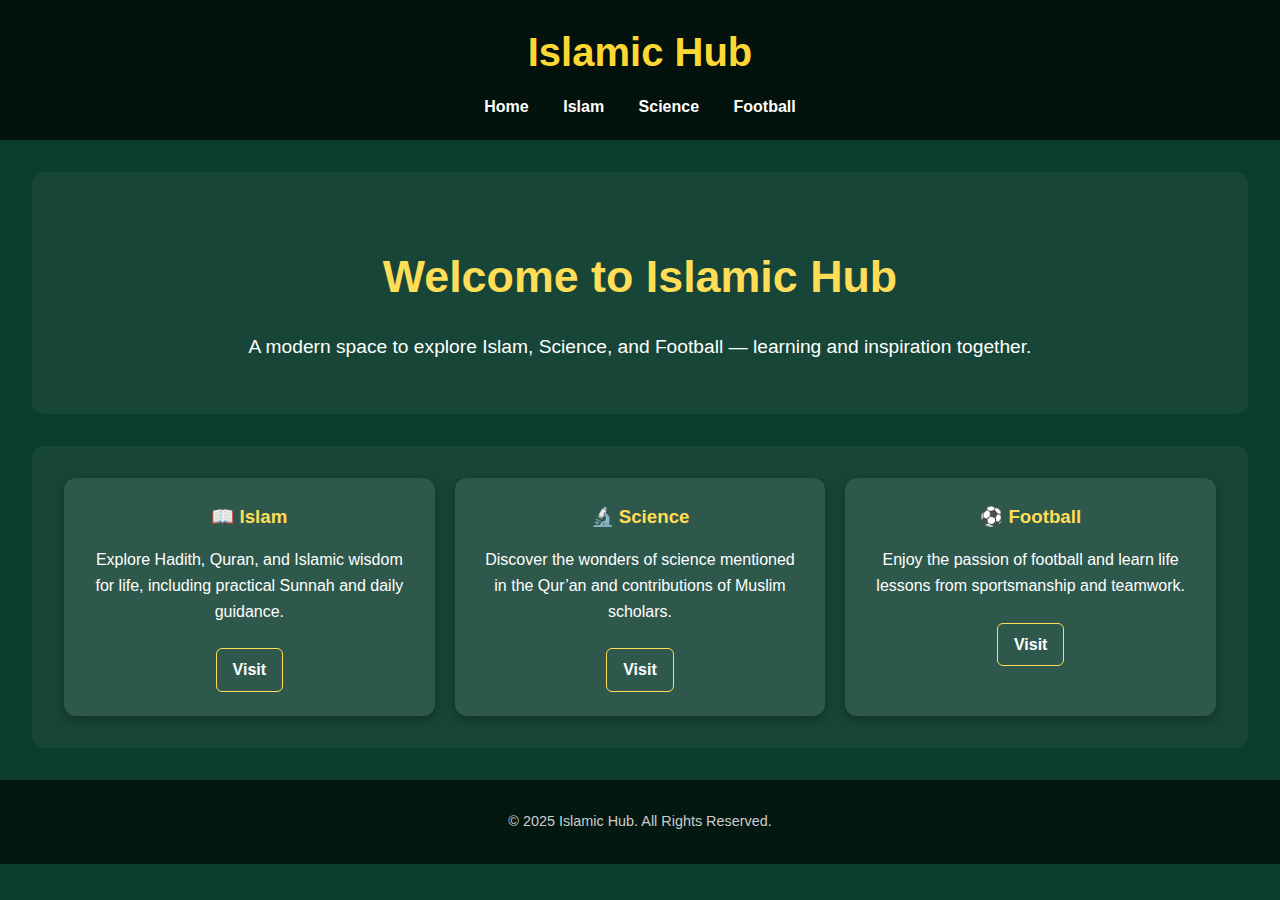
<file: index.html>
<!DOCTYPE html>
<html lang="en">
<head>
  <meta charset="UTF-8">
  <meta name="viewport" content="width=device-width, initial-scale=1.0">
  <title>Islamic Hub - Home</title>
  <link rel="stylesheet" href="style.css">
  <style>
    /* Additional home page adjustments */
    body {
      background: #0b3d2e; /* same dark green as other pages */
      color: #fff;
      line-height: 1.6;
      font-family: 'Segoe UI', Tahoma, Geneva, Verdana, sans-serif;
    }

    .hero, .cards {
      background: rgba(255,255,255,0.05);
      border-radius: 12px;
      margin: 2rem;
      padding: 2rem;
    }

    .hero h2 {
      font-size: 2.8rem;
      margin-bottom: 1rem;
      color: #ffdd57;
    }

    .hero p {
      font-size: 1.2rem;
    }

    .card {
      background: rgba(255, 255, 255, 0.1);
      border-radius: 12px;
      padding: 1.5rem;
      box-shadow: 0 4px 12px rgba(0,0,0,0.3);
      transition: transform 0.3s;
      text-align: center;
    }

    .card:hover {
      transform: translateY(-8px);
    }

    .card h3 {
      color: #ffdd57;
      margin-bottom: 0.8rem;
    }

    .card a {
      display: inline-block;
      margin-top: 0.5rem;
      text-decoration: none;
      color: #fff;
      font-weight: bold;
      border: 1px solid #ffdd57;
      padding: 0.5rem 1rem;
      border-radius: 6px;
      transition: background 0.3s;
    }

    .card a:hover {
      background: #ffdd57;
      color: #333;
    }

    footer {
      text-align: center;
      padding: 1rem;
      background: rgba(0,0,0,0.6);
      margin-top: 2rem;
    }

    footer p {
      font-size: 0.9rem;
      color: #ccc;
    }
  </style>
</head>
<body>
  <header>
    <h1>Islamic Hub</h1>
    <nav>
      <a href="index.html">Home</a>
      <a href="islam.html">Islam</a>
      <a href="science.html">Science</a>
      <a href="football.html">Football</a>
    </nav>
  </header>

  <section class="hero">
    <h2>Welcome to Islamic Hub</h2>
    <p>A modern space to explore Islam, Science, and Football — learning and inspiration together.</p>
  </section>

  <section class="cards">
    <div class="card">
      <h3>📖 Islam</h3>
      <p>Explore Hadith, Quran, and Islamic wisdom for life, including practical Sunnah and daily guidance.</p>
      <a href="islam.html">Visit</a>
    </div>

    <div class="card">
      <h3>🔬 Science</h3>
      <p>Discover the wonders of science mentioned in the Qur’an and contributions of Muslim scholars.</p>
      <a href="science.html">Visit</a>
    </div>

    <div class="card">
      <h3>⚽ Football</h3>
      <p>Enjoy the passion of football and learn life lessons from sportsmanship and teamwork.</p>
      <a href="football.html">Visit</a>
    </div>
  </section>

  <footer>
    <p>&copy; 2025 Islamic Hub. All Rights Reserved.</p>
  </footer>
</body>
</html>
</file>
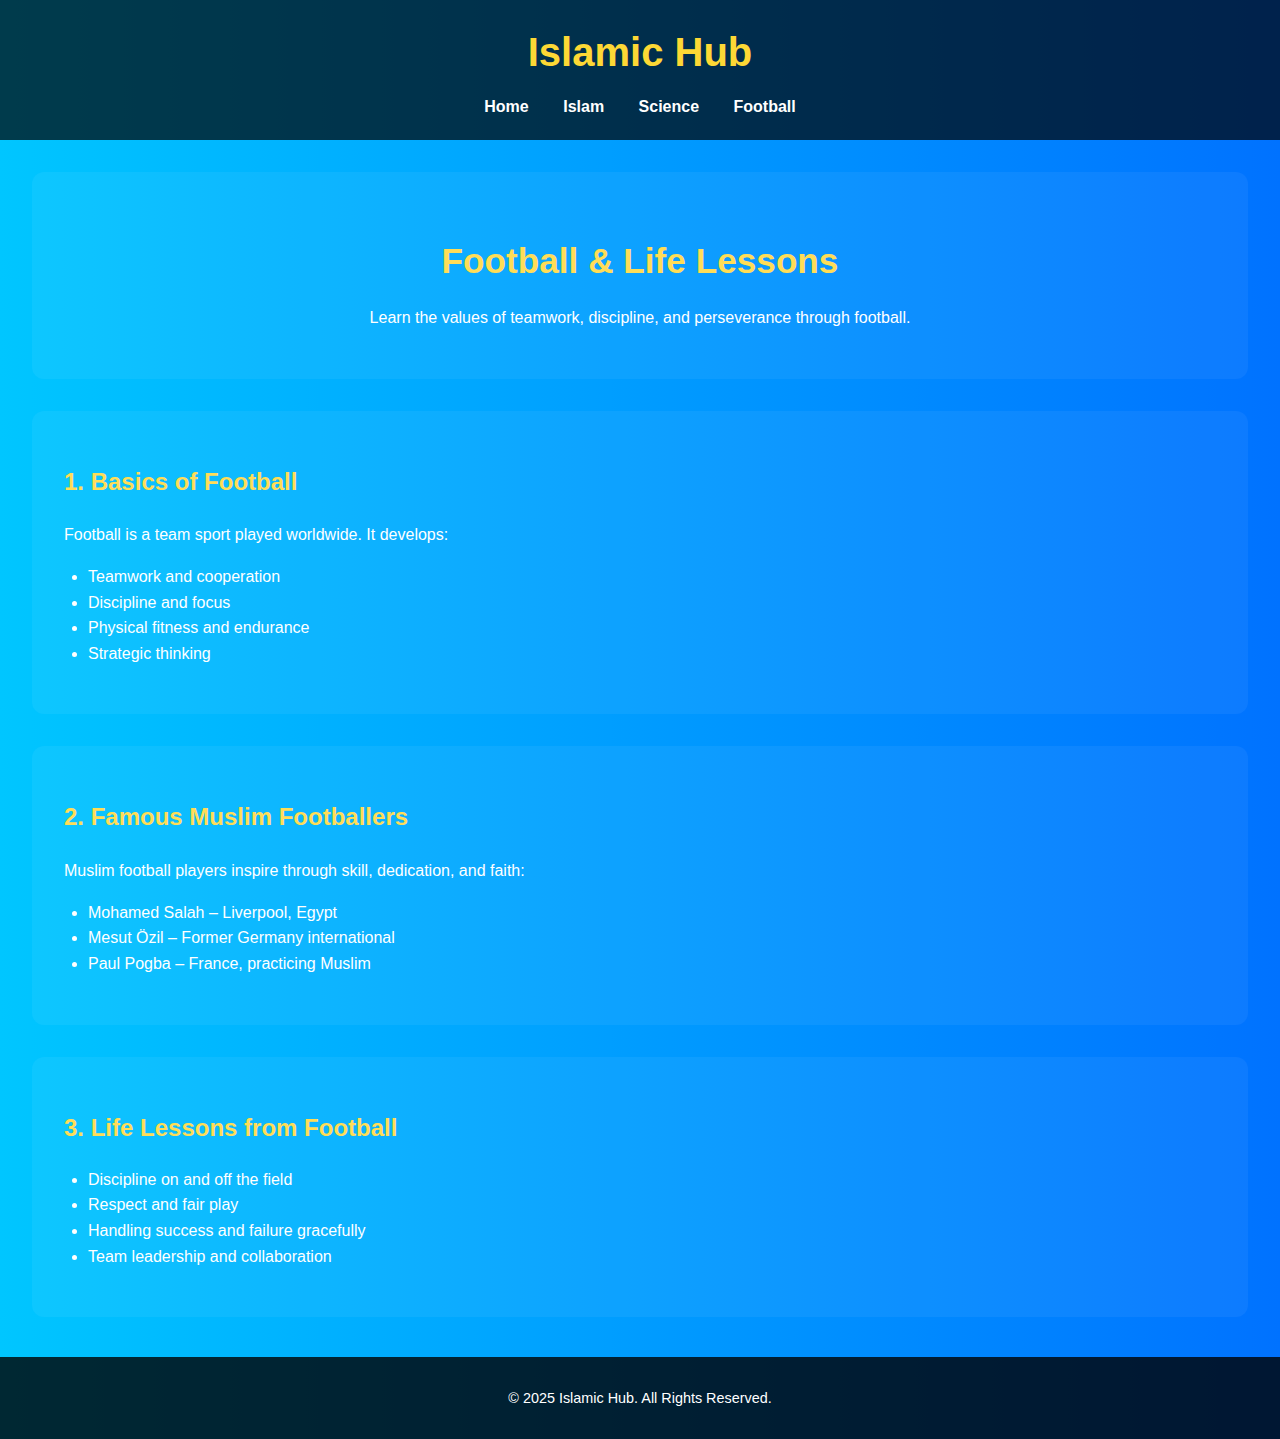
<file: football.html>
<!DOCTYPE html>
<html lang="en">
<head>
<meta charset="UTF-8">
<meta name="viewport" content="width=device-width, initial-scale=1.0">
<title>Islamic Hub - Football</title>
<link rel="stylesheet" href="style.css">
<style>
.hero, .cards, section.article {
  background: rgba(255,255,255,0.05);
  border-radius: 12px;
  margin: 2rem;
  padding: 2rem;
}

h2, h3 {
  color: #ffdd57;
}

section.article ul {
  margin: 1rem 0;
  padding-left: 1.5rem;
}

section.article p {
  margin: 0.5rem 0 1rem 0;
  line-height: 1.7;
}
</style>
</head>
<body>
<header>
  <h1>Islamic Hub</h1>
  <nav>
    <a href="index.html">Home</a>
    <a href="islam.html">Islam</a>
    <a href="science.html">Science</a>
    <a href="football.html">Football</a>
  </nav>
</header>

<section class="hero">
  <h2>Football & Life Lessons</h2>
  <p>Learn the values of teamwork, discipline, and perseverance through football.</p>
</section>

<section class="article">
  <h2>1. Basics of Football</h2>
  <p>Football is a team sport played worldwide. It develops:</p>
  <ul>
    <li>Teamwork and cooperation</li>
    <li>Discipline and focus</li>
    <li>Physical fitness and endurance</li>
    <li>Strategic thinking</li>
  </ul>
</section>

<section class="article">
  <h2>2. Famous Muslim Footballers</h2>
  <p>Muslim football players inspire through skill, dedication, and faith:</p>
  <ul>
    <li>Mohamed Salah – Liverpool, Egypt</li>
    <li>Mesut Özil – Former Germany international</li>
    <li>Paul Pogba – France, practicing Muslim</li>
  </ul>
</section>

<section class="article">
  <h2>3. Life Lessons from Football</h2>
  <ul>
    <li>Discipline on and off the field</li>
    <li>Respect and fair play</li>
    <li>Handling success and failure gracefully</li>
    <li>Team leadership and collaboration</li>
  </ul>
</section>

<footer>
  <p>&copy; 2025 Islamic Hub. All Rights Reserved.</p>
</footer>
</body>
</html>
</file>
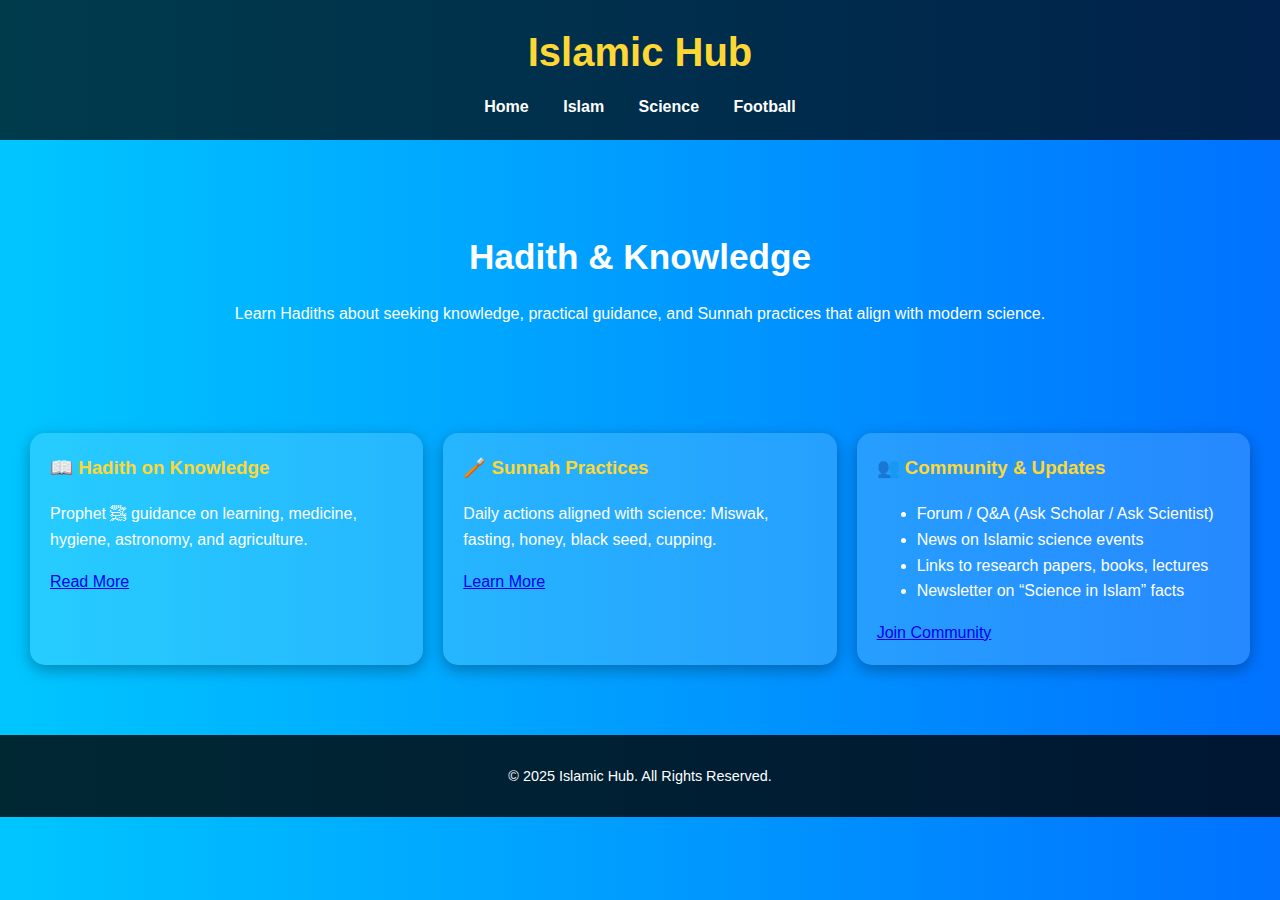
<file: islam.html>
<!DOCTYPE html>
<html lang="en">
<head>
<meta charset="UTF-8">
<meta name="viewport" content="width=device-width, initial-scale=1.0">
<title>Islamic Hub - Islam</title>
<link rel="stylesheet" href="style.css">
</head>
<body>
<header>
  <h1>Islamic Hub</h1>
  <nav>
    <a href="index.html">Home</a>
    <a href="islam.html">Islam</a>
    <a href="science.html">Science</a>
    <a href="football.html">Football</a>
  </nav>
</header>

<section class="hero">
  <h2>Hadith & Knowledge</h2>
  <p>Learn Hadiths about seeking knowledge, practical guidance, and Sunnah practices that align with modern science.</p>
</section>

<section class="cards">
  <div class="card">
    <h3>📖 Hadith on Knowledge</h3>
    <p>Prophet ﷺ guidance on learning, medicine, hygiene, astronomy, and agriculture.</p>
    <a href="#">Read More</a>
  </div>

  <div class="card">
    <h3>🪥 Sunnah Practices</h3>
    <p>Daily actions aligned with science: Miswak, fasting, honey, black seed, cupping.</p>
    <a href="#">Learn More</a>
  </div>

  <div class="card">
    <h3>👥 Community & Updates</h3>
    <ul>
      <li>Forum / Q&A (Ask Scholar / Ask Scientist)</li>
      <li>News on Islamic science events</li>
      <li>Links to research papers, books, lectures</li>
      <li>Newsletter on “Science in Islam” facts</li>
    </ul>
    <a href="#">Join Community</a>
  </div>
</section>

<footer>
  <p>&copy; 2025 Islamic Hub. All Rights Reserved.</p>
</footer>
</body>
</html>
</file>
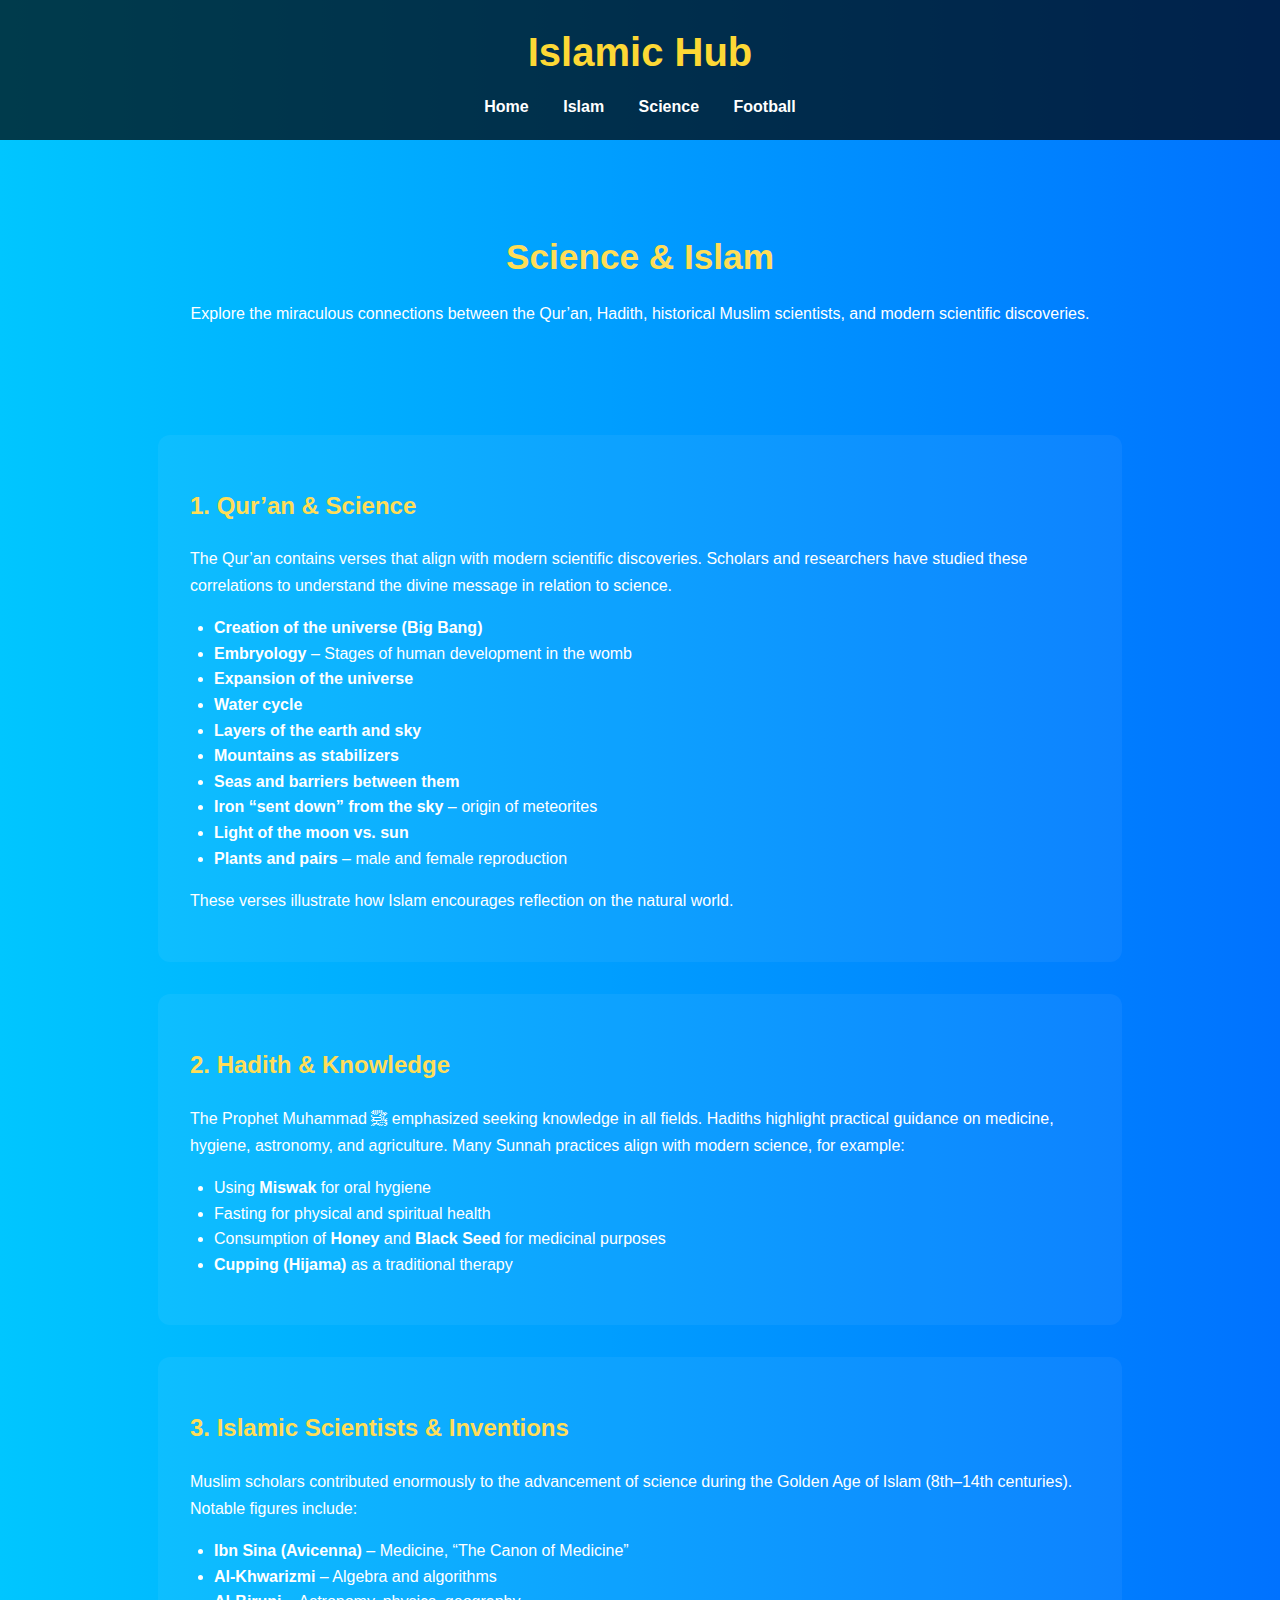
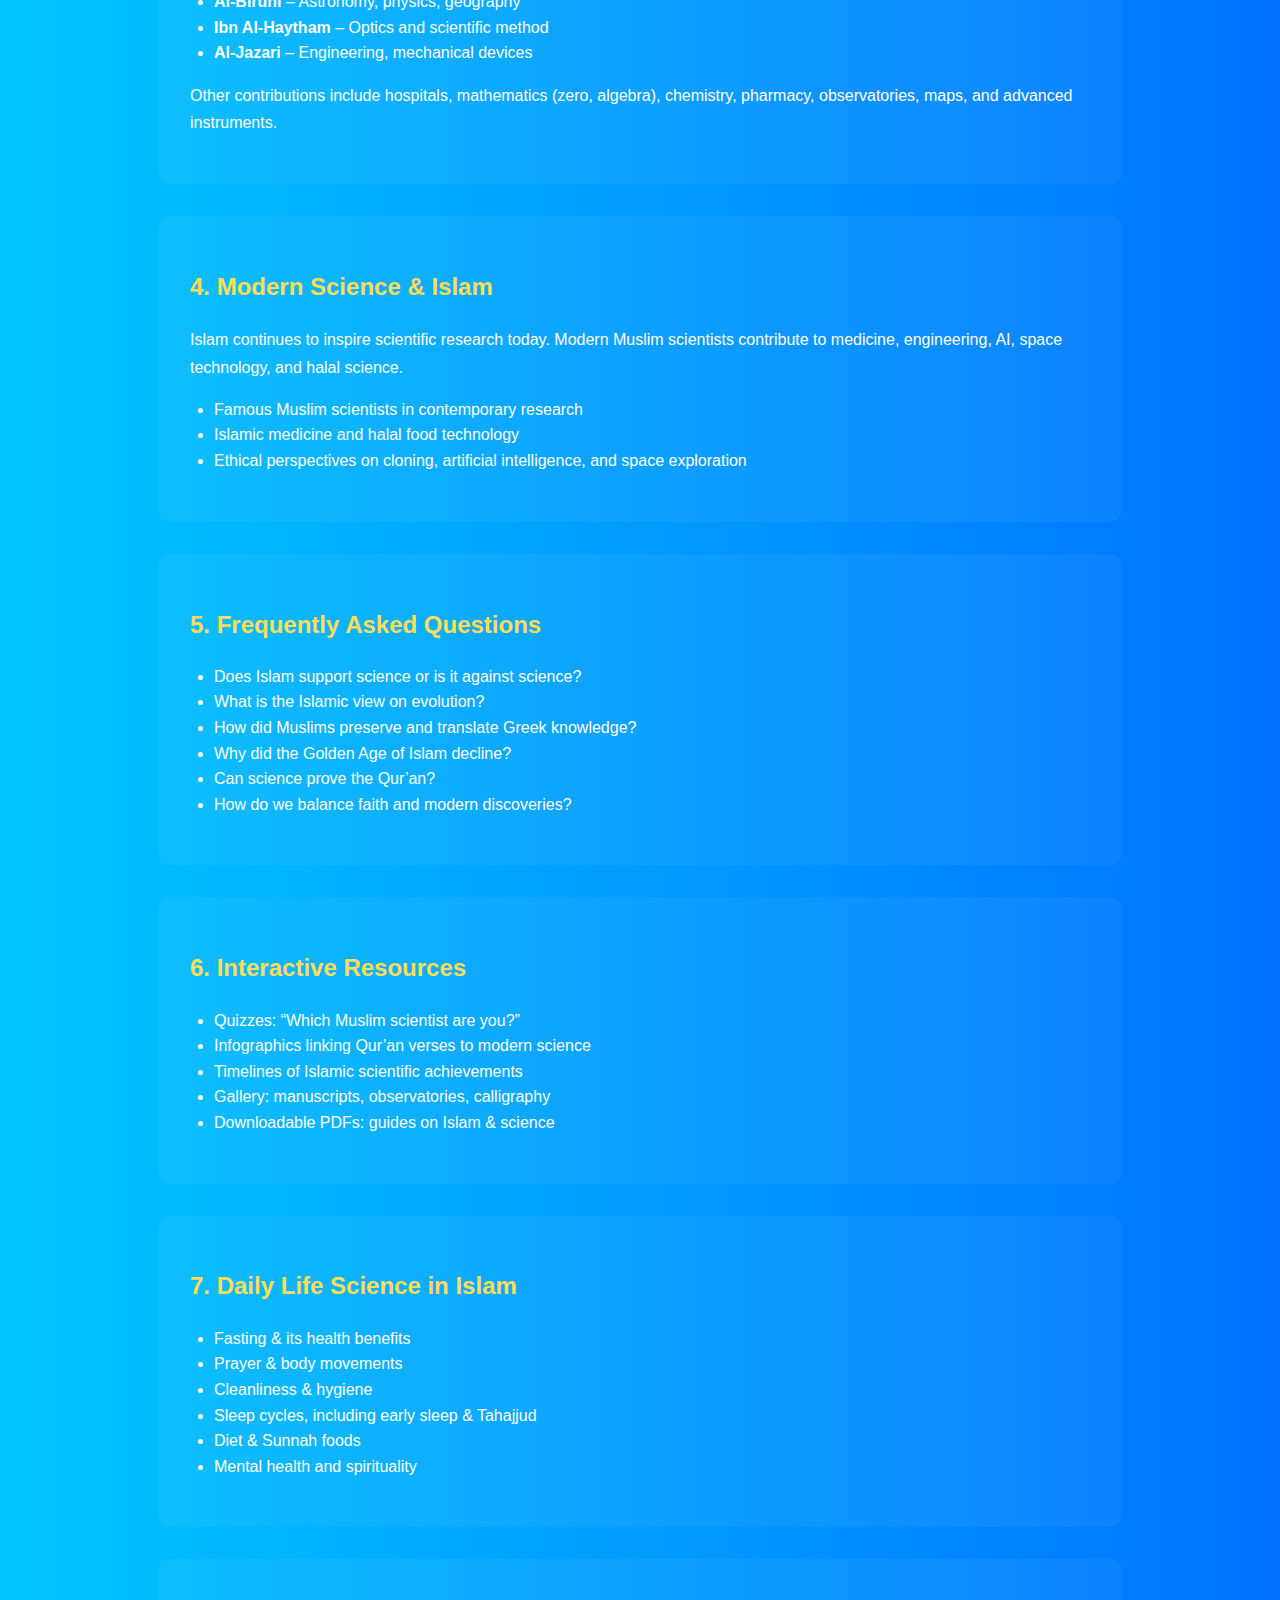
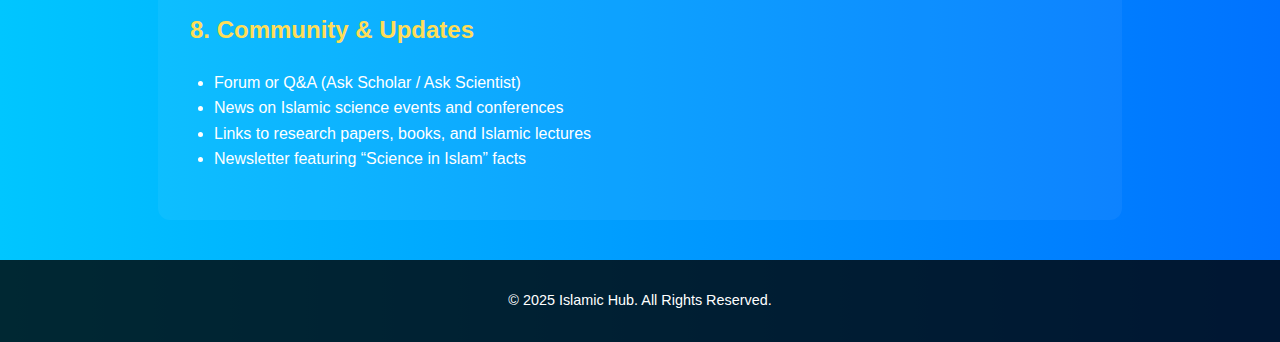
<file: science.html>
<!DOCTYPE html>
<html lang="en">
<head>
<meta charset="UTF-8">
<meta name="viewport" content="width=device-width, initial-scale=1.0">
<title>Islamic Hub - Science</title>
<link rel="stylesheet" href="style.css">
<style>
/* Additional styles for article-like layout */
h2, h3 {
    color: #ffdd57;
}
section.article {
    max-width: 900px;
    margin: 2rem auto;
    background: rgba(255,255,255,0.05);
    padding: 2rem;
    border-radius: 12px;
}
section.article ul {
    margin: 1rem 0;
    padding-left: 1.5rem;
}
section.article p {
    margin: 0.5rem 0 1rem 0;
    line-height: 1.7;
}
</style>
</head>
<body>
<header>
    <h1>Islamic Hub</h1>
    <nav>
        <a href="index.html">Home</a>
        <a href="islam.html">Islam</a>
        <a href="science.html">Science</a>
        <a href="football.html">Football</a>
    </nav>
</header>

<section class="hero">
    <h2>Science & Islam</h2>
    <p>Explore the miraculous connections between the Qur’an, Hadith, historical Muslim scientists, and modern scientific discoveries.</p>
</section>

<section class="article">
    <h2>1. Qur’an & Science</h2>
    <p>The Qur’an contains verses that align with modern scientific discoveries. Scholars and researchers have studied these correlations to understand the divine message in relation to science.</p>
    <ul>
        <li><strong>Creation of the universe (Big Bang)</strong></li>
        <li><strong>Embryology</strong> – Stages of human development in the womb</li>
        <li><strong>Expansion of the universe</strong></li>
        <li><strong>Water cycle</strong></li>
        <li><strong>Layers of the earth and sky</strong></li>
        <li><strong>Mountains as stabilizers</strong></li>
        <li><strong>Seas and barriers between them</strong></li>
        <li><strong>Iron “sent down” from the sky</strong> – origin of meteorites</li>
        <li><strong>Light of the moon vs. sun</strong></li>
        <li><strong>Plants and pairs</strong> – male and female reproduction</li>
    </ul>
    <p>These verses illustrate how Islam encourages reflection on the natural world.</p>
</section>

<section class="article">
    <h2>2. Hadith & Knowledge</h2>
    <p>The Prophet Muhammad ﷺ emphasized seeking knowledge in all fields. Hadiths highlight practical guidance on medicine, hygiene, astronomy, and agriculture. Many Sunnah practices align with modern science, for example:</p>
    <ul>
        <li>Using <strong>Miswak</strong> for oral hygiene</li>
        <li>Fasting for physical and spiritual health</li>
        <li>Consumption of <strong>Honey</strong> and <strong>Black Seed</strong> for medicinal purposes</li>
        <li><strong>Cupping (Hijama)</strong> as a traditional therapy</li>
    </ul>
</section>

<section class="article">
    <h2>3. Islamic Scientists & Inventions</h2>
    <p>Muslim scholars contributed enormously to the advancement of science during the Golden Age of Islam (8th–14th centuries). Notable figures include:</p>
    <ul>
        <li><strong>Ibn Sina (Avicenna)</strong> – Medicine, “The Canon of Medicine”</li>
        <li><strong>Al-Khwarizmi</strong> – Algebra and algorithms</li>
        <li><strong>Al-Biruni</strong> – Astronomy, physics, geography</li>
        <li><strong>Ibn Al-Haytham</strong> – Optics and scientific method</li>
        <li><strong>Al-Jazari</strong> – Engineering, mechanical devices</li>
    </ul>
    <p>Other contributions include hospitals, mathematics (zero, algebra), chemistry, pharmacy, observatories, maps, and advanced instruments.</p>
</section>

<section class="article">
    <h2>4. Modern Science & Islam</h2>
    <p>Islam continues to inspire scientific research today. Modern Muslim scientists contribute to medicine, engineering, AI, space technology, and halal science.</p>
    <ul>
        <li>Famous Muslim scientists in contemporary research</li>
        <li>Islamic medicine and halal food technology</li>
        <li>Ethical perspectives on cloning, artificial intelligence, and space exploration</li>
    </ul>
</section>

<section class="article">
    <h2>5. Frequently Asked Questions</h2>
    <ul>
        <li>Does Islam support science or is it against science?</li>
        <li>What is the Islamic view on evolution?</li>
        <li>How did Muslims preserve and translate Greek knowledge?</li>
        <li>Why did the Golden Age of Islam decline?</li>
        <li>Can science prove the Qur’an?</li>
        <li>How do we balance faith and modern discoveries?</li>
    </ul>
</section>

<section class="article">
    <h2>6. Interactive Resources</h2>
    <ul>
        <li>Quizzes: “Which Muslim scientist are you?”</li>
        <li>Infographics linking Qur’an verses to modern science</li>
        <li>Timelines of Islamic scientific achievements</li>
        <li>Gallery: manuscripts, observatories, calligraphy</li>
        <li>Downloadable PDFs: guides on Islam & science</li>
    </ul>
</section>

<section class="article">
    <h2>7. Daily Life Science in Islam</h2>
    <ul>
        <li>Fasting & its health benefits</li>
        <li>Prayer & body movements</li>
        <li>Cleanliness & hygiene</li>
        <li>Sleep cycles, including early sleep & Tahajjud</li>
        <li>Diet & Sunnah foods</li>
        <li>Mental health and spirituality</li>
    </ul>
</section>

<section class="article">
    <h2>8. Community & Updates</h2>
    <ul>
        <li>Forum or Q&A (Ask Scholar / Ask Scientist)</li>
        <li>News on Islamic science events and conferences</li>
        <li>Links to research papers, books, and Islamic lectures</li>
        <li>Newsletter featuring “Science in Islam” facts</li>
    </ul>
</section>

<footer>
    <p>&copy; 2025 Islamic Hub. All Rights Reserved.</p>
</footer>
</body>
</html>
</file>
<file: style.css>
/* Global Website Style for IslamicHub */
body {
  margin: 0;
  font-family: 'Segoe UI', sans-serif;
  background: linear-gradient(to right, #00c6ff, #0072ff);
  color: #fff;
  line-height: 1.6;
}

header {
  background: rgba(0,0,0,0.7);
  padding: 20px;
  text-align: center;
}

header h1 {
  margin: 0;
  font-size: 2.5em;
  color: #fdd835;
}

nav {
  margin-top: 10px;
}

nav a {
  text-decoration: none;
  color: white;
  margin: 0 15px;
  font-weight: bold;
  transition: color 0.3s;
}

nav a:hover {
  color: #fdd835;
}

.hero {
  text-align: center;
  padding: 60px 20px;
}

.hero h2 {
  font-size: 2.2em;
  margin-bottom: 15px;
}

.cards {
  display: grid;
  grid-template-columns: repeat(auto-fit, minmax(250px, 1fr));
  gap: 20px;
  padding: 30px;
}

.card {
  background: rgba(255,255,255,0.15);
  padding: 20px;
  border-radius: 15px;
  box-shadow: 0 5px 15px rgba(0,0,0,0.3);
  transition: transform 0.3s, background 0.3s;
}

.card:hover {
  transform: translateY(-5px);
  background: rgba(255,255,255,0.25);
}

.card h3 {
  margin-top: 0;
  color: #fdd835;
}

footer {
  background: rgba(0,0,0,0.8);
  padding: 15px;
  text-align: center;
  margin-top: 40px;
  font-size: 0.9em;
}
</file>
